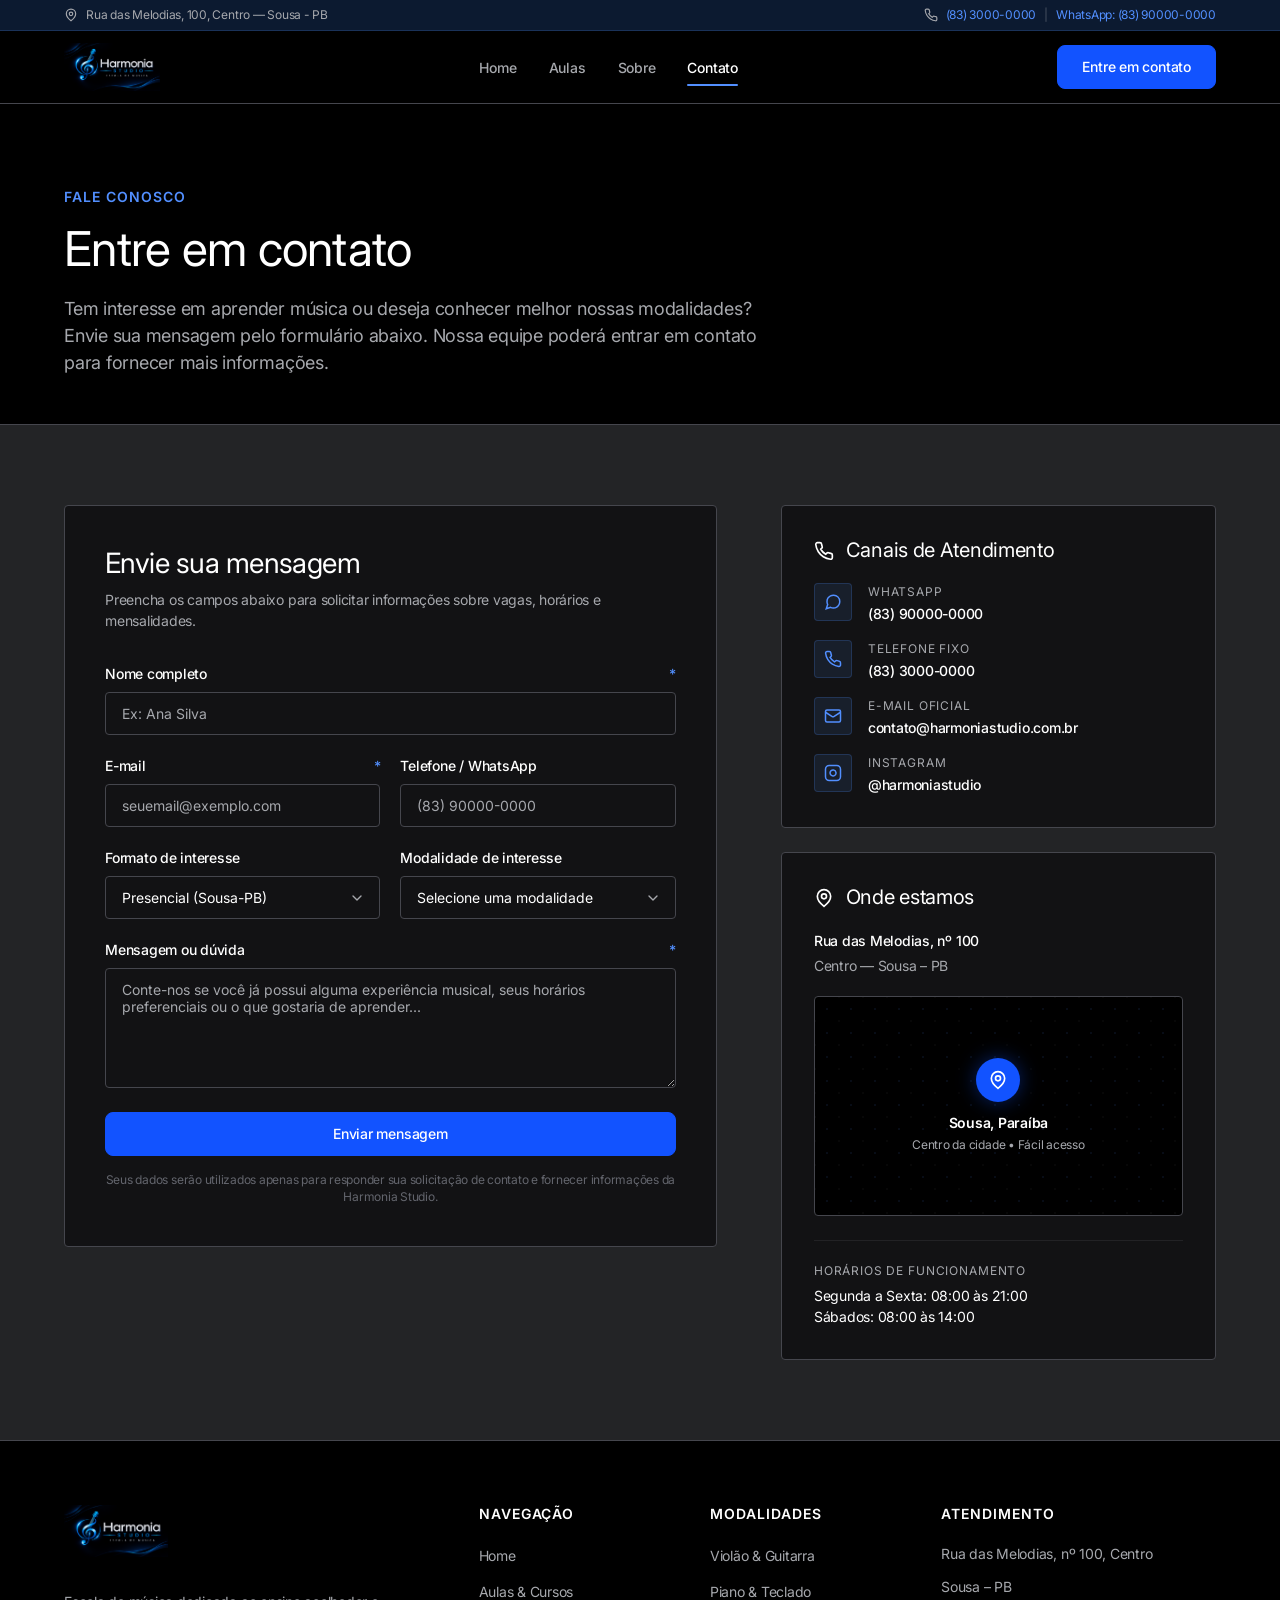
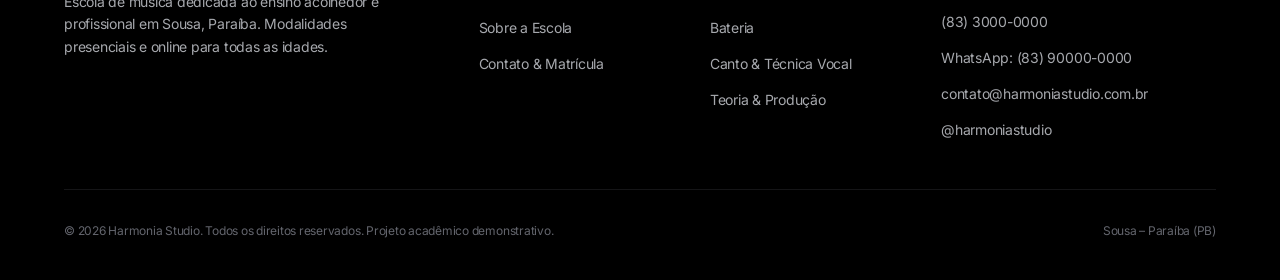
<file: contato.html>
<!DOCTYPE html>
<html lang="pt-BR">
<head>
  <meta charset="UTF-8">
  <meta name="viewport" content="width=device-width, initial-scale=1.0">
  <title>Contato & Matrícula — Harmonia Studio</title>
  <meta name="description" content="Entre em contato com o Harmonia Studio em Sousa-PB. Tire suas dúvidas sobre aulas presenciais e online de música, consulte valores e agende sua visita.">
  
  <!-- Typography (Inter) -->
  <link rel="preconnect" href="https://fonts.googleapis.com">
  <link rel="preconnect" href="https://fonts.gstatic.com" crossorigin>
  <link href="https://fonts.googleapis.com/css2?family=Inter:wght@400;500;600;700&display=swap" rel="stylesheet">
  
  <!-- Stylesheets -->
  <link rel="stylesheet" href="css/tokens.css">
  <link rel="stylesheet" href="css/base.css">
  <link rel="stylesheet" href="css/components.css">
  <link rel="stylesheet" href="css/pages/contato.css">
  <link rel="stylesheet" href="css/responsive.css">
</head>
<body>

  <!-- Top Announcement Bar -->
  <div class="top-bar">
    <div class="container top-bar-content">
      <div class="top-bar-item">
        <svg width="14" height="14" viewBox="0 0 24 24" fill="none" stroke="currentColor" stroke-width="2" stroke-linecap="round" stroke-linejoin="round"><path d="M20 10c0 6-8 12-8 12s-8-6-8-12a8 8 0 0 1 16 0Z"/><circle cx="12" cy="10" r="3"/></svg>
        <span>Rua das Melodias, 100, Centro — Sousa - PB</span>
      </div>
      <div class="top-bar-item">
        <svg width="14" height="14" viewBox="0 0 24 24" fill="none" stroke="currentColor" stroke-width="2" stroke-linecap="round" stroke-linejoin="round"><path d="M22 16.92v3a2 2 0 0 1-2.18 2 19.79 19.79 0 0 1-8.63-3.07 19.5 19.5 0 0 1-6-6 19.79 19.79 0 0 1-3.07-8.67A2 2 0 0 1 4.11 2h3a2 2 0 0 1 2 1.72 12.84 12.84 0 0 0 .7 2.81 2 2 0 0 1-.45 2.11L8.09 9.91a16 16 0 0 0 6 6l1.27-1.27a2 2 0 0 1 2.11-.45 12.84 12.84 0 0 0 2.81.7A2 2 0 0 1 22 16.92z"/></svg>
        <a href="tel:+558330000000">(83) 3000-0000</a>
        <span style="opacity: 0.4;">|</span>
        <a href="https://wa.me/5583900000000" target="_blank" rel="noopener">WhatsApp: (83) 90000-0000</a>
      </div>
    </div>
  </div>

  <!-- Header & Navigation -->
  <header class="site-header">
    <div class="container nav-container">
      <a href="index.html" class="brand-logo" aria-label="Harmonia Studio — Página Inicial">
        <img src="assets/images/logo-harmonia.png" alt="Harmonia Studio — Escola de Música" class="brand-logo-img">
      </a>

      <nav class="nav-menu" id="nav-menu" aria-label="Navegação Principal">
        <a href="index.html" class="nav-link">Home</a>
        <a href="aulas.html" class="nav-link">Aulas</a>
        <a href="sobre.html" class="nav-link">Sobre</a>
        <a href="contato.html" class="nav-link active">Contato</a>
        <div class="nav-menu-actions">
          <a href="contato.html" class="btn btn-primary">Entre em contato</a>
        </div>
      </nav>

      <div class="nav-actions">
        <a href="contato.html" class="btn btn-primary">Entre em contato</a>
      </div>

      <button class="menu-toggle" aria-label="Abrir Menu de Navegação" aria-expanded="false" aria-controls="nav-menu">
        <svg viewBox="0 0 24 24" fill="none" stroke="currentColor" stroke-width="2" stroke-linecap="round" stroke-linejoin="round">
          <line x1="4" x2="20" y1="12" y2="12"/>
          <line x1="4" x2="20" y1="6" y2="6"/>
          <line x1="4" x2="20" y1="18" y2="18"/>
        </svg>
      </button>
    </div>
  </header>

  <main>
    <!-- Page Header Banner -->
    <section class="section" style="background-color: var(--color-obsidian); border-bottom: var(--border-hairline); padding-bottom: var(--spacing-48);">
      <div class="container">
        <span class="eyebrow">Fale Conosco</span>
        <h1 class="section-title" style="font-size: var(--text-heading-lg);">Entre em contato</h1>
        <p class="section-desc" style="font-size: 18px; max-width: 720px;">
          Tem interesse em aprender música ou deseja conhecer melhor nossas modalidades? Envie sua mensagem pelo formulário abaixo. Nossa equipe poderá entrar em contato para fornecer mais informações.
        </p>
      </div>
    </section>

    <!-- Main Contact Section -->
    <section class="section">
      <div class="container">
        <div class="contact-layout">
          <!-- Coluna 1: Formulário de Contato -->
          <div class="contact-form-card">
            <h2 class="contact-form-title">Envie sua mensagem</h2>
            <p class="contact-form-subtitle">Preencha os campos abaixo para solicitar informações sobre vagas, horários e mensalidades.</p>

            <!-- Alerts -->
            <div id="alert-success" class="alert alert-success" role="alert">
              Sua mensagem foi enviada com sucesso! Agradecemos pelo contato.
            </div>
            <div id="alert-error" class="alert alert-error" role="alert">
              Não foi possível enviar sua mensagem. Verifique os campos e tente novamente.
            </div>

            <form id="contact-form" novalidate>
              <div class="form-group">
                <label for="nome" class="form-label">
                  Nome completo <span class="required-mark">*</span>
                </label>
                <input type="text" id="nome" name="nome" class="form-input" placeholder="Ex: Ana Silva" required>
              </div>

              <div class="form-row">
                <div class="form-group">
                  <label for="email" class="form-label">
                    E-mail <span class="required-mark">*</span>
                  </label>
                  <input type="email" id="email" name="email" class="form-input" placeholder="seuemail@exemplo.com" required>
                </div>

                <div class="form-group">
                  <label for="telefone" class="form-label">
                    Telefone / WhatsApp
                  </label>
                  <input type="tel" id="telefone" name="telefone" class="form-input" placeholder="(83) 90000-0000">
                </div>
              </div>

              <div class="form-row">
                <div class="form-group">
                  <label for="formato" class="form-label">
                    Formato de interesse
                  </label>
                  <select id="formato" name="formato" class="form-select">
                    <option value="presencial">Presencial (Sousa-PB)</option>
                    <option value="online">Online (Videochamada ao vivo)</option>
                    <option value="indiferente">Tanto faz / A definir</option>
                  </select>
                </div>

                <div class="form-group">
                  <label for="modalidade" class="form-label">
                    Modalidade de interesse
                  </label>
                  <select id="modalidade" name="modalidade" class="form-select">
                    <option value="" disabled selected>Selecione uma modalidade</option>
                    <option value="violao">Violão</option>
                    <option value="guitarra">Guitarra</option>
                    <option value="piano">Piano</option>
                    <option value="teclado">Teclado</option>
                    <option value="bateria">Bateria</option>
                    <option value="contrabaixo">Contrabaixo</option>
                    <option value="violino">Violino</option>
                    <option value="canto">Canto</option>
                    <option value="teoria">Teoria Musical</option>
                    <option value="producao">Produção Musical</option>
                    <option value="ainda-nao-decidi">Ainda não decidi</option>
                  </select>
                </div>
              </div>

              <div class="form-group">
                <label for="mensagem" class="form-label">
                  Mensagem ou dúvida <span class="required-mark">*</span>
                </label>
                <textarea id="mensagem" name="mensagem" class="form-textarea" placeholder="Conte-nos se você já possui alguma experiência musical, seus horários preferenciais ou o que gostaria de aprender..." required></textarea>
              </div>

              <div style="margin-top: var(--spacing-24);">
                <button type="submit" class="btn btn-primary" style="width: 100%;">
                  Enviar mensagem
                </button>
              </div>

              <p style="font-size: var(--text-caption); color: var(--color-slate); margin-top: var(--spacing-16); text-align: center; line-height: 1.4;">
                Seus dados serão utilizados apenas para responder sua solicitação de contato e fornecer informações da Harmonia Studio.
              </p>
            </form>
          </div>

          <!-- Coluna 2: Informações de Atendimento & Localização -->
          <div class="contact-info-panel">
            <!-- Canais Oficiais -->
            <div class="contact-info-card">
              <h4>
                <svg width="20" height="20" viewBox="0 0 24 24" fill="none" stroke="currentColor" stroke-width="2"><path d="M22 16.92v3a2 2 0 0 1-2.18 2 19.79 19.79 0 0 1-8.63-3.07 19.5 19.5 0 0 1-6-6 19.79 19.79 0 0 1-3.07-8.67A2 2 0 0 1 4.11 2h3a2 2 0 0 1 2 1.72 12.84 12.84 0 0 0 .7 2.81 2 2 0 0 1-.45 2.11L8.09 9.91a16 16 0 0 0 6 6l1.27-1.27a2 2 0 0 1 2.11-.45 12.84 12.84 0 0 0 2.81.7A2 2 0 0 1 22 16.92z"/></svg>
                Canais de Atendimento
              </h4>

              <div class="contact-channels-list">
                <!-- WhatsApp -->
                <div class="contact-channel-item">
                  <div class="contact-channel-icon">
                    <svg width="18" height="18" viewBox="0 0 24 24" fill="none" stroke="currentColor" stroke-width="2"><path d="M21 11.5a8.38 8.38 0 0 1-.9 3.8 8.5 8.5 0 0 1-7.6 4.7 8.38 8.38 0 0 1-3.8-.9L3 21l1.9-5.7a8.38 8.38 0 0 1-.9-3.8 8.5 8.5 0 0 1 4.7-7.6 8.38 8.38 0 0 1 3.8-.9h.5a8.48 8.48 0 0 1 8 8v.5z"/></svg>
                  </div>
                  <div class="contact-channel-details">
                    <span class="contact-channel-label">WhatsApp</span>
                    <span class="contact-channel-val">
                      <a href="https://wa.me/5583900000000" target="_blank" rel="noopener">(83) 90000-0000</a>
                    </span>
                  </div>
                </div>

                <!-- Telefone -->
                <div class="contact-channel-item">
                  <div class="contact-channel-icon">
                    <svg width="18" height="18" viewBox="0 0 24 24" fill="none" stroke="currentColor" stroke-width="2"><path d="M22 16.92v3a2 2 0 0 1-2.18 2 19.79 19.79 0 0 1-8.63-3.07 19.5 19.5 0 0 1-6-6 19.79 19.79 0 0 1-3.07-8.67A2 2 0 0 1 4.11 2h3a2 2 0 0 1 2 1.72 12.84 12.84 0 0 0 .7 2.81 2 2 0 0 1-.45 2.11L8.09 9.91a16 16 0 0 0 6 6l1.27-1.27a2 2 0 0 1 2.11-.45 12.84 12.84 0 0 0 2.81.7A2 2 0 0 1 22 16.92z"/></svg>
                  </div>
                  <div class="contact-channel-details">
                    <span class="contact-channel-label">Telefone Fixo</span>
                    <span class="contact-channel-val">
                      <a href="tel:+558330000000">(83) 3000-0000</a>
                    </span>
                  </div>
                </div>

                <!-- E-mail -->
                <div class="contact-channel-item">
                  <div class="contact-channel-icon">
                    <svg width="18" height="18" viewBox="0 0 24 24" fill="none" stroke="currentColor" stroke-width="2"><rect width="20" height="16" x="2" y="4" rx="2"/><path d="m22 7-8.97 5.7a1.94 1.94 0 0 1-2.06 0L2 7"/></svg>
                  </div>
                  <div class="contact-channel-details">
                    <span class="contact-channel-label">E-mail Oficial</span>
                    <span class="contact-channel-val">
                      <a href="mailto:contato@harmoniastudio.com.br">contato@harmoniastudio.com.br</a>
                    </span>
                  </div>
                </div>

                <!-- Instagram -->
                <div class="contact-channel-item">
                  <div class="contact-channel-icon">
                    <svg width="18" height="18" viewBox="0 0 24 24" fill="none" stroke="currentColor" stroke-width="2"><rect width="20" height="20" x="2" y="2" rx="5" ry="5"/><path d="M16 11.37A4 4 0 1 1 12.63 8 4 4 0 0 1 16 11.37z"/><line x1="17.5" x2="17.51" y1="6.5" y2="6.5"/></svg>
                  </div>
                  <div class="contact-channel-details">
                    <span class="contact-channel-label">Instagram</span>
                    <span class="contact-channel-val">
                      <a href="https://www.instagram.com/harmoniastudio/" target="_blank" rel="noopener">@harmoniastudio</a>
                    </span>
                  </div>
                </div>
              </div>
            </div>

            <!-- Onde estamos & Localização -->
            <div class="contact-info-card">
              <h4>
                <svg width="20" height="20" viewBox="0 0 24 24" fill="none" stroke="currentColor" stroke-width="2"><path d="M20 10c0 6-8 12-8 12s-8-6-8-12a8 8 0 0 1 16 0Z"/><circle cx="12" cy="10" r="3"/></svg>
                Onde estamos
              </h4>
              <p style="font-size: var(--text-body-sm); color: var(--color-platinum); margin-bottom: 4px; font-weight: 500;">
                Rua das Melodias, nº 100
              </p>
              <p style="font-size: var(--text-body-sm); color: var(--color-fog); margin-bottom: var(--spacing-20);">
                Centro — Sousa – PB
              </p>

              <!-- Localização Visual / Mapa Simulado -->
              <div class="map-placeholder-box">
                <div class="map-pin">
                  <svg width="20" height="20" viewBox="0 0 24 24" fill="none" stroke="currentColor" stroke-width="2"><path d="M20 10c0 6-8 12-8 12s-8-6-8-12a8 8 0 0 1 16 0Z"/><circle cx="12" cy="10" r="3"/></svg>
                </div>
                <div class="map-details">
                  <h5>Sousa, Paraíba</h5>
                  <p>Centro da cidade • Fácil acesso</p>
                </div>
              </div>

              <!-- Horários -->
              <div style="margin-top: var(--spacing-24); padding-top: var(--spacing-16); border-top: 1px solid rgba(69, 70, 77, 0.3);">
                <span class="contact-channel-label">Horários de Funcionamento</span>
                <p style="font-size: var(--text-body-sm); color: var(--color-platinum); margin-top: 4px;">
                  Segunda a Sexta: 08:00 às 21:00<br>
                  Sábados: 08:00 às 14:00
                </p>
              </div>
            </div>
          </div>
        </div>
      </div>
    </section>
  </main>

  <!-- Shared Footer -->
  <footer class="site-footer">
    <div class="container">
      <div class="footer-grid">
        <div>
          <a href="index.html" class="footer-logo" aria-label="Harmonia Studio — Página Inicial">
            <img src="assets/images/logo-harmonia.png" alt="Harmonia Studio — Escola de Música" class="footer-logo-img">
          </a>
          <p class="footer-desc">
            Escola de música dedicada ao ensino acolhedor e profissional em Sousa, Paraíba. Modalidades presenciais e online para todas as idades.
          </p>
        </div>

        <div>
          <h5 class="footer-col-title">Navegação</h5>
          <ul class="footer-links">
            <li><a href="index.html" class="footer-link">Home</a></li>
            <li><a href="aulas.html" class="footer-link">Aulas & Cursos</a></li>
            <li><a href="sobre.html" class="footer-link">Sobre a Escola</a></li>
            <li><a href="contato.html" class="footer-link">Contato & Matrícula</a></li>
          </ul>
        </div>

        <div>
          <h5 class="footer-col-title">Modalidades</h5>
          <ul class="footer-links">
            <li><a href="aulas.html#cordas" class="footer-link">Violão & Guitarra</a></li>
            <li><a href="aulas.html#teclas" class="footer-link">Piano & Teclado</a></li>
            <li><a href="aulas.html#teclas" class="footer-link">Bateria</a></li>
            <li><a href="aulas.html#voz" class="footer-link">Canto & Técnica Vocal</a></li>
            <li><a href="aulas.html#voz" class="footer-link">Teoria & Produção</a></li>
          </ul>
        </div>

        <div>
          <h5 class="footer-col-title">Atendimento</h5>
          <ul class="footer-links">
            <li class="footer-link">Rua das Melodias, nº 100, Centro</li>
            <li class="footer-link">Sousa – PB</li>
            <li><a href="tel:+558330000000" class="footer-link">(83) 3000-0000</a></li>
            <li><a href="https://wa.me/5583900000000" target="_blank" rel="noopener" class="footer-link">WhatsApp: (83) 90000-0000</a></li>
            <li><a href="mailto:contato@harmoniastudio.com.br" class="footer-link">contato@harmoniastudio.com.br</a></li>
            <li><a href="https://www.instagram.com/harmoniastudio/" target="_blank" rel="noopener" class="footer-link">@harmoniastudio</a></li>
          </ul>
        </div>
      </div>

      <div class="footer-bottom">
        <div>
          &copy; 2026 Harmonia Studio. Todos os direitos reservados. Projeto acadêmico demonstrativo.
        </div>
        <div>
          <span>Sousa – Paraíba (PB)</span>
        </div>
      </div>
    </div>
  </footer>

  <!-- Scripts -->
  <script src="js/main.js"></script>
  <script src="js/form.js"></script>
</body>
</html>
</file>
<file: css/tokens.css>
:root {
  /* Colors - Splice / Midnight Recording Studio */
  --color-signal-blue: #528fff;
  --color-button-blue: #1253ff;
  --color-button-blue-hover: #0b40cc;
  --color-voltage-yellow: #f1f607;
  --color-carbon: #121214;
  --color-obsidian: #000000;
  --color-platinum: #ffffff;
  --color-graphite: #232426;
  --color-fog: #a6a8ad;
  --color-ash: #c8c9cc;
  --color-slate: #63656d;
  --color-iron: #45464d;
  --color-iron-light: #5a5c65;

  /* Surfaces */
  --surface-graphite-canvas: #232426;
  --surface-carbon: #121214;
  --surface-obsidian: #000000;
  --surface-iron: #45464d;
  --surface-overlay: rgba(18, 18, 20, 0.75);

  /* Typography */
  --font-sans: 'Inter', -apple-system, BlinkMacSystemFont, "Segoe UI", Roboto, Helvetica, Arial, sans-serif;
  --font-display: 'Inter', -apple-system, BlinkMacSystemFont, "Segoe UI", Roboto, Helvetica, Arial, sans-serif;

  /* Font Scale & Rhythm */
  --text-caption: 12px;
  --leading-caption: 1.2;
  --tracking-caption: -0.18px;

  --text-body-sm: 14px;
  --leading-body-sm: 1.43;
  --tracking-body-sm: -0.21px;

  --text-body: 16px;
  --leading-body: 1.5;
  --tracking-body: -0.24px;

  --text-subheading: 20px;
  --leading-subheading: 1.25;
  --tracking-subheading: -0.3px;

  --text-heading-sm: 28px;
  --leading-heading-sm: 1.25;
  --tracking-heading-sm: -0.42px;

  --text-heading: 36px;
  --leading-heading: 1.25;
  --tracking-heading: -0.54px;

  --text-heading-lg: 48px;
  --leading-heading-lg: 1.2;
  --tracking-heading-lg: -0.72px;

  --text-display: 56px;
  --leading-display: 1.15;
  --tracking-display: -0.81px;

  /* Eyebrow pattern (0.071em tracking uppercase) */
  --tracking-eyebrow: 0.071em;

  /* Spacing Scale (4px base) */
  --spacing-4: 4px;
  --spacing-8: 8px;
  --spacing-12: 12px;
  --spacing-16: 16px;
  --spacing-20: 20px;
  --spacing-24: 24px;
  --spacing-32: 32px;
  --spacing-40: 40px;
  --spacing-48: 48px;
  --spacing-64: 64px;
  --spacing-80: 80px;
  --spacing-120: 120px;

  /* Border Radii */
  --radius-cards: 4px;
  --radius-images: 4px;
  --radius-inputs: 4px;
  --radius-buttons: 8px;
  --radius-pill-buttons: 60px;
  --radius-nav: 1440px;

  /* Elevation - Intentionally flat */
  --shadow-subtle: rgba(0, 0, 0, 0.07) 0px 0px 0px 1px inset;
  --border-hairline: 1px solid var(--color-iron);
  --border-subtle: 1px solid rgba(69, 70, 77, 0.6);

  /* Layout */
  --container-max-width: 1200px;
  --section-gap: 80px;
  --transition-fast: 0.2s ease;
  --transition-normal: 0.3s ease;
}
</file>
<file: css/base.css>
/* Reset & Base Setup */
*, *::before, *::after {
  box-sizing: border-box;
  margin: 0;
  padding: 0;
}

html {
  font-size: 16px;
  scroll-behavior: smooth;
  -webkit-font-smoothing: antialiased;
  -moz-osx-font-smoothing: grayscale;
}

body {
  font-family: var(--font-sans);
  background-color: var(--surface-graphite-canvas);
  color: var(--color-fog);
  line-height: var(--leading-body);
  letter-spacing: var(--tracking-body);
  min-height: 100vh;
  display: flex;
  flex-direction: column;
  overflow-x: hidden;
}

/* Typography Defaults */
h1, h2, h3, h4, h5, h6 {
  color: var(--color-platinum);
  font-weight: 400; /* Whispering authority - flat & clean as per design system */
  line-height: 1.25;
}

h1 {
  font-size: var(--text-heading-lg);
  letter-spacing: var(--tracking-heading-lg);
}

h2 {
  font-size: var(--text-heading);
  letter-spacing: var(--tracking-heading);
}

h3 {
  font-size: var(--text-heading-sm);
  letter-spacing: var(--tracking-heading-sm);
}

h4 {
  font-size: var(--text-subheading);
  letter-spacing: var(--tracking-subheading);
}

p {
  color: var(--color-fog);
  font-size: var(--text-body);
  line-height: var(--leading-body);
  letter-spacing: var(--tracking-body);
}

a {
  color: var(--color-signal-blue);
  text-decoration: none;
  transition: color var(--transition-fast), text-decoration var(--transition-fast);
}

a:hover {
  text-decoration: underline;
  text-underline-offset: 3px;
}

img {
  max-width: 100%;
  height: auto;
  display: block;
}

ul, ol {
  list-style: none;
}

/* Utility Containers */
.container {
  width: 100%;
  max-width: var(--container-max-width);
  margin-left: auto;
  margin-right: auto;
  padding-left: var(--spacing-24);
  padding-right: var(--spacing-24);
}

.section {
  padding-top: var(--section-gap);
  padding-bottom: var(--section-gap);
  position: relative;
}

/* Section Header pattern */
.section-header {
  margin-bottom: var(--spacing-48);
}

.eyebrow {
  font-size: var(--text-body-sm);
  font-weight: 600;
  text-transform: uppercase;
  letter-spacing: var(--tracking-eyebrow);
  color: var(--color-signal-blue);
  margin-bottom: var(--spacing-12);
  display: inline-block;
}

/* Voltage Yellow for rare textual punctuation */
.voltage-highlight {
  color: var(--color-voltage-yellow);
}

.section-title {
  font-size: var(--text-heading);
  color: var(--color-platinum);
  margin-bottom: var(--spacing-16);
}

.section-desc {
  max-width: 680px;
  font-size: var(--text-body);
  color: var(--color-fog);
}

/* Visually Hidden for accessibility */
.sr-only {
  position: absolute;
  width: 1px;
  height: 1px;
  padding: 0;
  margin: -1px;
  overflow: hidden;
  clip: rect(0, 0, 0, 0);
  white-space: nowrap;
  border-width: 0;
}
</file>
<file: css/components.css>
/* Component Styles — Harmonia Studio */

/* 1. Header & Navigation */
.site-header {
  position: sticky;
  top: 0;
  z-index: 1000;
  background-color: var(--color-obsidian);
  border-bottom: var(--border-hairline);
  transition: background-color var(--transition-normal);
}

.top-bar {
  background-color: #0c1a30;
  border-bottom: 1px solid rgba(82, 143, 255, 0.2);
  padding: 6px 0;
  font-size: var(--text-caption);
  color: var(--color-fog);
}

.top-bar-content {
  display: flex;
  justify-content: space-between;
  align-items: center;
  flex-wrap: wrap;
  gap: var(--spacing-8);
}

.top-bar-item {
  display: inline-flex;
  align-items: center;
  gap: var(--spacing-8);
}

.top-bar-item a {
  color: var(--color-signal-blue);
}

.nav-container {
  display: flex;
  align-items: center;
  justify-content: space-between;
  height: 72px;
}

.brand-logo {
  display: inline-flex;
  align-items: center;
  text-decoration: none !important;
  line-height: 1;
}

.brand-logo-img {
  height: 48px;
  width: auto;
  max-width: 140px;
  object-fit: contain;
  display: block;
  transition: opacity var(--transition-fast);
}

.brand-logo:hover .brand-logo-img {
  opacity: 0.9;
}

.footer-logo {
  display: inline-block;
  margin-bottom: var(--spacing-16);
  text-decoration: none !important;
  line-height: 1;
}

.footer-logo-img {
  height: 52px;
  width: auto;
  max-width: 160px;
  object-fit: contain;
  display: block;
  transition: opacity var(--transition-fast);
}

.footer-logo:hover .footer-logo-img {
  opacity: 0.9;
}

.nav-menu {
  display: flex;
  align-items: center;
  gap: var(--spacing-32);
}

.nav-link {
  color: var(--color-fog);
  font-size: var(--text-body-sm);
  font-weight: 500;
  letter-spacing: -0.015em;
  padding: var(--spacing-8) 0;
  position: relative;
  transition: color var(--transition-fast);
}

.nav-link:hover {
  color: var(--color-platinum);
  text-decoration: none;
}

.nav-link.active {
  color: var(--color-platinum);
}

.nav-link.active::after {
  content: '';
  position: absolute;
  bottom: 0;
  left: 0;
  width: 100%;
  height: 2px;
  background-color: var(--color-signal-blue);
  border-radius: 1px;
}

.nav-actions {
  display: flex;
  align-items: center;
  gap: var(--spacing-16);
}

.nav-menu-actions {
  display: none;
}

/* Mobile Toggle */
.menu-toggle {
  display: none;
  background: transparent;
  border: 1px solid var(--color-iron);
  border-radius: var(--radius-inputs);
  color: var(--color-platinum);
  padding: var(--spacing-8);
  cursor: pointer;
  align-items: center;
  justify-content: center;
}

.menu-toggle svg {
  width: 24px;
  height: 24px;
}

/* 2. Buttons */
.btn {
  display: inline-flex;
  align-items: center;
  justify-content: center;
  gap: var(--spacing-8);
  font-family: var(--font-sans);
  font-size: var(--text-body-sm);
  font-weight: 500;
  letter-spacing: -0.015em;
  line-height: 1;
  text-align: center;
  cursor: pointer;
  transition: all var(--transition-fast);
  text-decoration: none !important;
  white-space: nowrap;
}

.btn-primary {
  background-color: var(--color-button-blue);
  color: var(--color-platinum);
  border: 1px solid var(--color-button-blue);
  border-radius: var(--radius-buttons);
  padding: 14px 24px;
}

.btn-primary:hover {
  background-color: var(--color-button-blue-hover);
  border-color: var(--color-button-blue-hover);
  color: var(--color-platinum);
}

.btn-ghost {
  background-color: transparent;
  color: var(--color-platinum);
  border: 1px solid var(--color-ash);
  border-radius: var(--radius-buttons);
  padding: 12px 22px;
}

.btn-ghost:hover {
  border-color: var(--color-platinum);
  background-color: rgba(255, 255, 255, 0.05);
  color: var(--color-platinum);
}

.btn-pill {
  border-radius: var(--radius-pill-buttons);
  padding: 8px 18px;
  font-size: var(--text-body-sm);
}

.pill-chip {
  background: transparent;
  border: 1px solid var(--color-iron);
  color: var(--color-fog);
  border-radius: var(--radius-pill-buttons);
  padding: 8px 18px;
  font-size: var(--text-body-sm);
  cursor: pointer;
  transition: all var(--transition-fast);
}

.pill-chip:hover, .pill-chip.active {
  border-color: var(--color-signal-blue);
  color: var(--color-platinum);
  background-color: rgba(82, 143, 255, 0.1);
}

.btn-sm {
  padding: 8px 16px;
  font-size: var(--text-caption);
}

/* 3. Cards */
.card {
  background-color: var(--surface-carbon);
  border: var(--border-hairline);
  border-radius: var(--radius-cards);
  padding: var(--spacing-32);
  transition: border-color var(--transition-fast), transform var(--transition-fast);
  position: relative;
  display: flex;
  flex-direction: column;
}

.card:hover {
  border-color: var(--color-iron-light);
}

.card-image-wrap {
  position: relative;
  overflow: hidden;
  border-radius: var(--radius-images);
  margin-bottom: var(--spacing-20);
  background-color: var(--color-obsidian);
  aspect-ratio: 16 / 10;
}

.card-image-wrap img {
  width: 100%;
  height: 100%;
  object-fit: cover;
  transition: transform var(--transition-normal);
}

.card:hover .card-image-wrap img {
  transform: scale(1.03);
}

.card-category {
  font-size: var(--text-caption);
  color: var(--color-signal-blue);
  font-weight: 600;
  text-transform: uppercase;
  letter-spacing: var(--tracking-eyebrow);
  margin-bottom: var(--spacing-8);
}

.card-title {
  font-size: var(--text-subheading);
  color: var(--color-platinum);
  margin-bottom: var(--spacing-12);
}

.card-desc {
  font-size: var(--text-body-sm);
  color: var(--color-fog);
  margin-bottom: var(--spacing-20);
  flex-grow: 1;
}

.card-footer {
  margin-top: auto;
  display: flex;
  align-items: center;
  justify-content: space-between;
  padding-top: var(--spacing-16);
  border-top: 1px solid rgba(69, 70, 77, 0.4);
}

/* 4. Badges & Indicators */
.badge {
  display: inline-flex;
  align-items: center;
  gap: var(--spacing-4);
  padding: 4px 10px;
  font-size: var(--text-caption);
  font-weight: 500;
  border-radius: var(--radius-pill-buttons);
  background-color: rgba(82, 143, 255, 0.12);
  color: var(--color-signal-blue);
  border: 1px solid rgba(82, 143, 255, 0.3);
}

.badge-outline {
  background: transparent;
  border: 1px solid var(--color-iron);
  color: var(--color-fog);
}

/* 5. Inputs & Forms */
.form-group {
  margin-bottom: var(--spacing-20);
  display: flex;
  flex-direction: column;
  gap: var(--spacing-8);
}

.form-label {
  font-size: var(--text-body-sm);
  color: var(--color-platinum);
  font-weight: 500;
  display: flex;
  align-items: center;
  justify-content: space-between;
}

.form-label .required-mark {
  color: var(--color-signal-blue);
}

.form-input, .form-select, .form-textarea {
  width: 100%;
  background-color: var(--surface-carbon);
  border: 1px solid var(--color-iron);
  border-radius: var(--radius-inputs);
  color: var(--color-platinum);
  font-family: var(--font-sans);
  font-size: var(--text-body-sm);
  padding: 12px 16px;
  transition: border-color var(--transition-fast);
  outline: none;
}

.form-input::placeholder, .form-textarea::placeholder {
  color: var(--color-fog);
}

.form-input:focus, .form-select:focus, .form-textarea:focus {
  border-color: var(--color-signal-blue);
}

.form-select {
  cursor: pointer;
  appearance: none;
  background-image: url("data:image/svg+xml,%3Csvg xmlns='http://www.w3.org/2000/svg' width='16' height='16' viewBox='0 0 24 24' fill='none' stroke='%23a6a8ad' stroke-width='2' stroke-linecap='round' stroke-linejoin='round'%3E%3Cpath d='m6 9 6 6 6-6'/%3E%3C/svg%3E");
  background-repeat: no-repeat;
  background-position: right 14px center;
  padding-right: 40px;
}

.form-select option {
  background-color: var(--surface-carbon);
  color: var(--color-platinum);
}

.form-textarea {
  min-height: 120px;
  resize: vertical;
}

/* Form Alert Boxes */
.alert {
  padding: var(--spacing-16);
  border-radius: var(--radius-cards);
  font-size: var(--text-body-sm);
  display: none;
  margin-bottom: var(--spacing-20);
  line-height: 1.4;
}

.alert-success {
  background-color: rgba(37, 131, 232, 0.12);
  border: 1px solid var(--color-signal-blue);
  color: #d1e4ff;
}

.alert-error {
  background-color: rgba(220, 38, 38, 0.12);
  border: 1px solid #ef4444;
  color: #fecaca;
}

/* 6. Footer */
.site-footer {
  background-color: var(--color-obsidian);
  border-top: var(--border-hairline);
  padding-top: var(--spacing-64);
  padding-bottom: var(--spacing-40);
  margin-top: auto;
}

.footer-grid {
  display: grid;
  grid-template-columns: 2fr 1fr 1fr 1.5fr;
  gap: var(--spacing-48);
  margin-bottom: var(--spacing-48);
}

.footer-col-title {
  color: var(--color-platinum);
  font-size: var(--text-body-sm);
  font-weight: 600;
  text-transform: uppercase;
  letter-spacing: var(--tracking-eyebrow);
  margin-bottom: var(--spacing-20);
}

.footer-links {
  display: flex;
  flex-direction: column;
  gap: var(--spacing-12);
}

.footer-link {
  color: var(--color-fog);
  font-size: var(--text-body-sm);
  transition: color var(--transition-fast);
}

.footer-link:hover {
  color: var(--color-platinum);
  text-decoration: none;
}

.footer-desc {
  font-size: var(--text-body-sm);
  color: var(--color-fog);
  line-height: 1.6;
  margin-top: var(--spacing-12);
  max-width: 320px;
}

.footer-bottom {
  padding-top: var(--spacing-32);
  border-top: 1px solid rgba(69, 70, 77, 0.3);
  display: flex;
  justify-content: space-between;
  align-items: center;
  flex-wrap: wrap;
  gap: var(--spacing-16);
  font-size: var(--text-caption);
  color: var(--color-slate);
}

.footer-bottom a {
  color: var(--color-fog);
}
</file>
<file: css/pages/contato.css>
/* Page Styles — Contato */

.contact-layout {
  display: grid;
  grid-template-columns: 1.2fr 0.8fr;
  gap: var(--spacing-64);
  align-items: flex-start;
}

.contact-form-card {
  background-color: var(--surface-carbon);
  border: var(--border-hairline);
  border-radius: var(--radius-cards);
  padding: var(--spacing-40);
}

.contact-form-title {
  font-size: var(--text-heading-sm);
  color: var(--color-platinum);
  margin-bottom: var(--spacing-8);
}

.contact-form-subtitle {
  font-size: var(--text-body-sm);
  color: var(--color-fog);
  margin-bottom: var(--spacing-32);
}

.form-row {
  display: grid;
  grid-template-columns: 1fr 1fr;
  gap: var(--spacing-20);
}

/* Contact Info Panel */
.contact-info-panel {
  display: flex;
  flex-direction: column;
  gap: var(--spacing-24);
}

.contact-info-card {
  background-color: var(--surface-carbon);
  border: var(--border-hairline);
  border-radius: var(--radius-cards);
  padding: var(--spacing-32);
}

.contact-info-card h4 {
  font-size: var(--text-subheading);
  color: var(--color-platinum);
  margin-bottom: var(--spacing-20);
  display: flex;
  align-items: center;
  gap: var(--spacing-12);
}

.contact-channels-list {
  display: flex;
  flex-direction: column;
  gap: var(--spacing-16);
}

.contact-channel-item {
  display: flex;
  align-items: flex-start;
  gap: var(--spacing-16);
}

.contact-channel-icon {
  width: 38px;
  height: 38px;
  background-color: rgba(82, 143, 255, 0.1);
  border: 1px solid rgba(82, 143, 255, 0.2);
  border-radius: var(--radius-cards);
  display: flex;
  align-items: center;
  justify-content: center;
  color: var(--color-signal-blue);
  flex-shrink: 0;
}

.contact-channel-details {
  display: flex;
  flex-direction: column;
}

.contact-channel-label {
  font-size: var(--text-caption);
  color: var(--color-fog);
  text-transform: uppercase;
  letter-spacing: var(--tracking-eyebrow);
  margin-bottom: 2px;
}

.contact-channel-val {
  font-size: var(--text-body-sm);
  font-weight: 500;
  color: var(--color-platinum);
}

.contact-channel-val a {
  color: var(--color-platinum);
  transition: color var(--transition-fast);
}

.contact-channel-val a:hover {
  color: var(--color-signal-blue);
  text-decoration: none;
}

/* Map Simulation / Location Box */
.map-placeholder-box {
  background-color: var(--color-obsidian);
  border: var(--border-hairline);
  border-radius: var(--radius-cards);
  height: 220px;
  position: relative;
  overflow: hidden;
  display: flex;
  flex-direction: column;
  align-items: center;
  justify-content: center;
  text-align: center;
  padding: var(--spacing-20);
}

.map-placeholder-box::before {
  content: '';
  position: absolute;
  top: 0;
  left: 0;
  width: 100%;
  height: 100%;
  background-image: 
    radial-gradient(rgba(82, 143, 255, 0.15) 1px, transparent 1px),
    radial-gradient(rgba(255, 255, 255, 0.05) 1px, transparent 1px);
  background-size: 24px 24px;
  background-position: 0 0, 12px 12px;
  opacity: 0.6;
}

.map-pin {
  width: 44px;
  height: 44px;
  background-color: var(--color-button-blue);
  border-radius: 50%;
  display: flex;
  align-items: center;
  justify-content: center;
  color: var(--color-platinum);
  margin-bottom: var(--spacing-12);
  position: relative;
  z-index: 2;
  box-shadow: 0 0 20px rgba(18, 83, 255, 0.4);
}

.map-details {
  position: relative;
  z-index: 2;
}

.map-details h5 {
  font-size: var(--text-body-sm);
  font-weight: 600;
  color: var(--color-platinum);
  margin-bottom: 4px;
}

.map-details p {
  font-size: var(--text-caption);
  color: var(--color-fog);
}
</file>
<file: css/responsive.css>
/* Responsive Breakpoints & Adaptations */

@media (max-width: 1024px) {
  :root {
    --section-gap: 64px;
    --text-display: 44px;
    --text-heading-lg: 38px;
    --text-heading: 30px;
  }

  .about-preview-grid,
  .about-intro-grid,
  .pricing-teaser-card,
  .contact-layout {
    grid-template-columns: 1fr;
    gap: var(--spacing-40);
  }

  .footer-grid {
    grid-template-columns: 1fr 1fr;
    gap: var(--spacing-32);
  }
}

@media (max-width: 768px) {
  :root {
    --section-gap: 48px;
    --text-display: 34px;
    --text-heading-lg: 30px;
    --text-heading: 26px;
    --text-heading-sm: 22px;
  }

  .top-bar {
    display: none; /* Hide top bar on mobile for cleaner viewport */
  }

  .brand-logo-img {
    height: 40px;
    max-width: 110px;
  }

  .menu-toggle {
    display: flex;
  }

  .nav-menu {
    position: fixed;
    top: 72px;
    left: 0;
    width: 100%;
    max-height: calc(100vh - 72px);
    overflow-y: auto;
    background-color: var(--color-obsidian);
    border-bottom: var(--border-hairline);
    flex-direction: column;
    align-items: flex-start;
    padding: var(--spacing-24);
    gap: var(--spacing-16);
    transform: translateY(-150%);
    opacity: 0;
    pointer-events: none;
    transition: all var(--transition-normal);
    z-index: 999;
  }

  .nav-menu.open {
    transform: translateY(0);
    opacity: 1;
    pointer-events: auto;
  }

  .nav-link {
    width: 100%;
    font-size: 16px;
    padding: var(--spacing-12) 0;
    border-bottom: 1px solid rgba(69, 70, 77, 0.2);
  }

  .nav-actions {
    display: none; /* Accessible in the mobile drawer */
  }

  .nav-menu-actions {
    display: flex;
    width: 100%;
    margin-top: var(--spacing-16);
  }

  .nav-menu-actions .btn {
    width: 100%;
  }

  .hero-stats {
    grid-template-columns: 1fr;
    gap: var(--spacing-16);
  }

  .form-row,
  .about-values-list,
  .formats-strip {
    grid-template-columns: 1fr;
  }

  .footer-grid {
    grid-template-columns: 1fr;
    gap: var(--spacing-32);
  }

  .footer-bottom {
    flex-direction: column;
    text-align: center;
  }

  .contact-form-card {
    padding: var(--spacing-24);
  }
}
</file>
